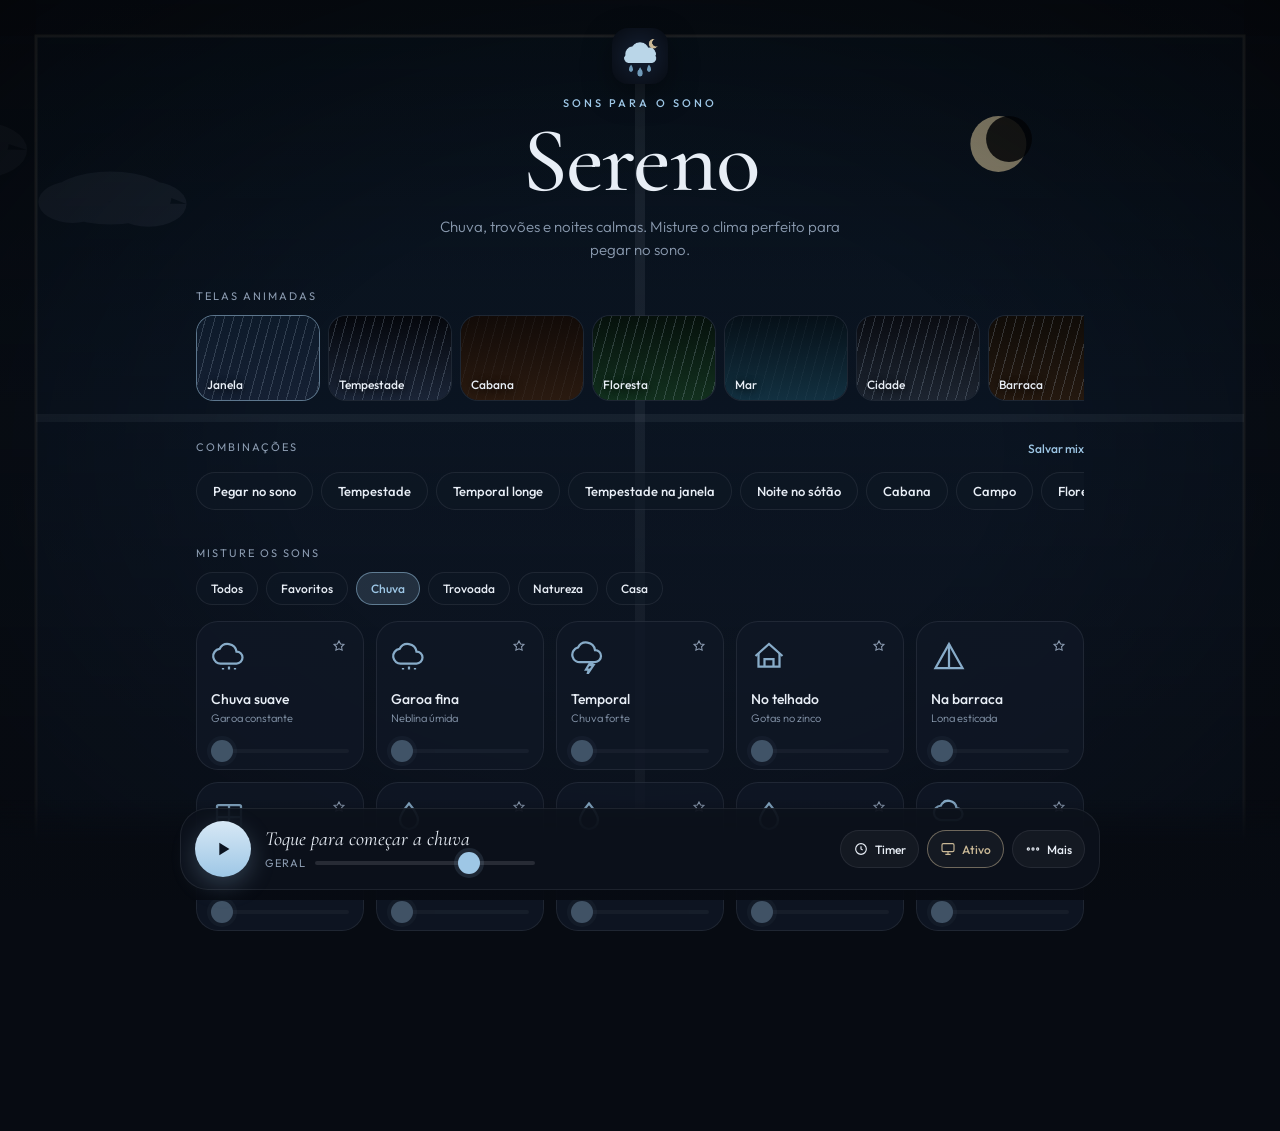
<file: index.html>
<!DOCTYPE html>
<html lang="pt-BR">
<head>
  <meta charset="UTF-8" />
  <meta name="viewport" content="width=device-width, initial-scale=1.0, viewport-fit=cover, maximum-scale=1, user-scalable=no" />
  <meta name="theme-color" content="#070b12" />
  <meta name="color-scheme" content="dark" />
  <meta name="description" content="Sereno — chuva, trovões e noites calmas para pegar no sono." />
  <meta name="application-name" content="Sereno" />
  <meta name="apple-mobile-web-app-capable" content="yes" />
  <meta name="mobile-web-app-capable" content="yes" />
  <meta name="apple-mobile-web-app-status-bar-style" content="black-translucent" />
  <meta name="apple-mobile-web-app-title" content="Sereno" />
  <meta name="format-detection" content="telephone=no" />
  <link rel="manifest" href="manifest.json" />
  <link rel="icon" type="image/png" sizes="32x32" href="assets/icons/icon-48.png" />
  <link rel="icon" type="image/png" sizes="192x192" href="assets/icons/icon-192.png" />
  <link rel="icon" type="image/png" sizes="512x512" href="assets/icons/icon-512.png" />
  <link rel="apple-touch-icon" href="assets/icons/apple-touch-icon.png" />
  <link rel="apple-touch-icon" sizes="180x180" href="assets/icons/apple-touch-icon-180.png" />
  <link rel="apple-touch-startup-image" href="assets/splash-1080x1920.png" />
  <title>Sereno</title>
  <link rel="stylesheet" href="css/style.css" />
</head>
<body>
  <div id="splash">
    <div class="splash-art" aria-hidden="true">
      <div class="splash-glow"></div>
      <div class="splash-stars"></div>
      <div class="splash-moon"></div>
      <div class="splash-cloud splash-cloud-a"></div>
      <div class="splash-cloud splash-cloud-b"></div>
      <div class="splash-rain"></div>
      <div class="splash-flash"></div>
      <div class="splash-window">
        <span class="splash-bar-h"></span>
        <span class="splash-bar-v"></span>
      </div>
      <div class="splash-sill"></div>
    </div>
    <div class="splash-brand">
      <img src="assets/icons/icon-192.png" alt="Sereno" width="72" height="72" />
      <h1>Sereno</h1>
      <p>chuva para dormir</p>
    </div>
  </div>

  <canvas id="rain-canvas"></canvas>
  <div id="lightning"></div>
  <div id="vignette"></div>
  <div id="mist"></div>

  <main id="app">
    <header class="hero">
      <img class="brand-mark" src="assets/icons/icon-192.png" alt="" width="56" height="56" />
      <p class="kicker">sons para o sono</p>
      <h1>Sereno</h1>
      <p class="tagline">Chuva, trovões e noites calmas. Misture o clima perfeito para pegar no sono.</p>
    </header>

    <section class="scenes" aria-label="Cenas">
      <div class="section-label">Telas animadas</div>
      <div class="scene-row" id="scene-row"></div>
    </section>

    <section class="presets" aria-label="Combinações">
      <div class="section-head">
        <div class="section-label">Combinações</div>
        <button class="text-btn" id="save-mix" type="button">Salvar mix</button>
      </div>
      <div class="preset-row" id="preset-row"></div>
    </section>

    <section class="mixer" aria-label="Sons">
      <div class="section-label">Misture os sons</div>
      <div class="group-row" id="group-row"></div>
      <div class="sound-grid" id="sound-grid"></div>
    </section>
  </main>

  <footer class="dock">
    <div class="dock-inner">
      <button class="play-btn" id="play-btn" aria-label="Reproduzir">
        <svg class="icon-play" viewBox="0 0 24 24" fill="currentColor"><path d="M8 5.14v13.72L19 12 8 5.14z"/></svg>
        <svg class="icon-pause" viewBox="0 0 24 24" fill="currentColor"><path d="M6 5h4v14H6V5zm8 0h4v14h-4V5z"/></svg>
      </button>

      <div class="dock-meta">
        <div class="now-playing" id="now-playing">Toque para começar a chuva</div>
        <div class="master-wrap">
          <span class="master-label">Geral</span>
          <input type="range" id="master" min="0" max="100" value="72" />
        </div>
      </div>

      <div class="dock-actions">
        <button class="chip-btn" id="timer-btn" aria-label="Temporizador">
          <svg viewBox="0 0 24 24" fill="none" stroke="currentColor" stroke-width="1.7"><circle cx="12" cy="12" r="8"/><path d="M12 8v4l2.5 1.5"/></svg>
          <span id="timer-label">Timer</span>
        </button>
        <button class="chip-btn" id="bg-btn" aria-label="Segundo plano">
          <svg viewBox="0 0 24 24" fill="none" stroke="currentColor" stroke-width="1.7"><rect x="3" y="4" width="18" height="12" rx="2"/><path d="M8 20h8M12 16v4"/></svg>
          <span id="bg-label">Fundo</span>
        </button>
        <button class="chip-btn" id="more-btn" aria-label="Mais">
          <svg viewBox="0 0 24 24" fill="none" stroke="currentColor" stroke-width="1.7"><circle cx="5" cy="12" r="1.6"/><circle cx="12" cy="12" r="1.6"/><circle cx="19" cy="12" r="1.6"/></svg>
          <span>Mais</span>
        </button>
      </div>
    </div>
  </footer>

  <div class="timer-sheet" id="timer-sheet" hidden>
    <div class="timer-card">
      <div class="sheet-handle"></div>
      <p>Desligar após</p>
      <div class="timer-grid" id="timer-grid"></div>
      <div class="until-row">
        <label for="until-time">Ou até este horário</label>
        <div class="until-controls">
          <input type="time" id="until-time" />
          <button class="timer-opt until-go" id="until-go">Até lá</button>
        </div>
      </div>
      <div class="fade-row">
        <span>Fade final</span>
        <div class="fade-opts" id="fade-opts">
          <button class="mini" data-fade="0">Off</button>
          <button class="mini active" data-fade="60000">1 min</button>
          <button class="mini" data-fade="300000">5 min</button>
          <button class="mini" data-fade="600000">10 min</button>
        </div>
      </div>
      <button class="ghost" id="timer-cancel">Continuar a noite toda</button>
    </div>
  </div>

  <div class="timer-sheet" id="more-sheet" hidden>
    <div class="timer-card more-card">
      <div class="sheet-handle"></div>
      <div class="more-tabs" id="more-tabs">
        <button class="more-tab active" data-tab="night">Noite</button>
        <button class="more-tab" data-tab="tone">Tom</button>
        <button class="more-tab" data-tab="mix">Mix</button>
      </div>

      <div class="tab-pane" id="tab-night">
        <p class="pane-title">Despertar</p>
        <div class="until-controls">
          <input type="time" id="alarm-time" value="07:00" />
          <button class="timer-opt" id="alarm-on">Ligar</button>
        </div>
        <div class="fade-row">
          <span>Subir em</span>
          <div class="fade-opts" id="alarm-fade">
            <button class="mini" data-af="30000">30s</button>
            <button class="mini active" data-af="60000">1 min</button>
            <button class="mini" data-af="180000">3 min</button>
            <button class="mini" data-af="300000">5 min</button>
          </div>
        </div>
        <p class="hint" id="alarm-hint">Desliga a noite e acorda com chuva suave.</p>
        <button class="ghost" id="alarm-off">Cancelar despertar</button>
        <div class="divider"></div>
        <p class="pane-title">Volume da noite</p>
        <div class="fade-row">
          <span>Descer em</span>
          <div class="fade-opts" id="ramp-opts">
            <button class="mini" data-ramp="0">Off</button>
            <button class="mini" data-ramp="30">30 min</button>
            <button class="mini active" data-ramp="60">1 h</button>
            <button class="mini" data-ramp="120">2 h</button>
          </div>
        </div>
        <p class="hint">Baixa sozinho até 40% para não acordar no meio da noite.</p>
        <div class="toggle-row">
          <span>Travar tela ambiente</span>
          <button class="switch" id="lock-btn" aria-pressed="false"></button>
        </div>
        <p class="hint">No modo ambiente, segure 2s para voltar. Evita toques acidentais.</p>
        <div class="toggle-row">
          <span>Modo noite</span>
          <button class="switch" id="dim-btn" aria-pressed="false"></button>
        </div>
      </div>

      <div class="tab-pane" id="tab-tone" hidden>
        <p class="pane-title">Equalizador</p>
        <label class="eq-label">Grave <span id="eq-low-val">0</span></label>
        <input type="range" id="eq-low" min="-8" max="8" value="0" />
        <label class="eq-label">Agudo <span id="eq-high-val">0</span></label>
        <input type="range" id="eq-high" min="-8" max="8" value="0" />
        <div class="divider"></div>
        <p class="pane-title">Espaço</p>
        <label class="eq-label">Estéreo <span id="stereo-val">40%</span></label>
        <input type="range" id="stereo" min="0" max="100" value="40" />
        <p class="hint">Chuva de um lado, trovão mais longe. Use fones.</p>
        <div class="toggle-row">
          <span>Áudio 9D</span>
          <button class="switch" id="nined-btn" aria-pressed="false"></button>
        </div>
        <p class="hint">Envolve a cabeça. Melhor com fones. O som gira devagar à volta.</p>
        <div class="toggle-row">
          <span>Tempestade viva</span>
          <button class="switch" id="living-btn" aria-pressed="false"></button>
        </div>
        <p class="hint">A chuva e os trovões sobem e descem sozinhos.</p>
      </div>

      <div class="tab-pane" id="tab-mix" hidden>
        <p class="pane-title">Partilhar</p>
        <div class="row-btns">
          <button class="timer-opt" id="share-mix">Copiar link</button>
          <button class="timer-opt" id="save-mix-sheet">Salvar mix</button>
        </div>
        <p class="pane-title">Recentes</p>
        <div id="history-list" class="history-list"></div>
        <div class="divider"></div>
        <p class="pane-title">Conta simples</p>
        <p class="hint">Gere um link da conta e abra no outro aparelho. Restaura favoritos, mixes e o tom.</p>
        <div class="until-controls">
          <input type="text" id="sync-code" maxlength="8" autocapitalize="characters" placeholder="ABC123" />
          <button class="timer-opt" id="sync-apply">Usar</button>
        </div>
        <button class="ghost" id="sync-new">Copiar link da conta</button>
        <p class="hint" id="sync-hint"></p>
      </div>
    </div>
  </div>

  <div id="ambient-hit"></div>
  <div id="wake-banner" hidden>
    <p>Hora de acordar</p>
    <button id="wake-ok">Estou acordado</button>
  </div>
  <button id="install-btn" hidden>Instalar Sereno</button>
  <audio id="keepalive" loop playsinline></audio>

  <script src="js/audio.js"></script>
  <script src="js/visual.js"></script>
  <script src="js/app.js"></script>
</body>
</html>
</file>
<file: css/style.css>
@font-face {
  font-family: Outfit;
  font-style: normal;
  font-weight: 300;
  font-display: swap;
  src: url("../assets/fonts/outfit-300.ttf") format("truetype");
}
@font-face {
  font-family: Outfit;
  font-style: normal;
  font-weight: 400;
  font-display: swap;
  src: url("../assets/fonts/outfit-400.ttf") format("truetype");
}
@font-face {
  font-family: Outfit;
  font-style: normal;
  font-weight: 500;
  font-display: swap;
  src: url("../assets/fonts/outfit-500.ttf") format("truetype");
}
@font-face {
  font-family: "Cormorant Garamond";
  font-style: normal;
  font-weight: 500;
  font-display: swap;
  src: url("../assets/fonts/cormorant-500.ttf") format("truetype");
}
@font-face {
  font-family: "Cormorant Garamond";
  font-style: italic;
  font-weight: 400;
  font-display: swap;
  src: url("../assets/fonts/cormorant-italic.ttf") format("truetype");
}

:root {
  --bg: #070b12;
  --ink: #e8eef6;
  --muted: #8b9bb0;
  --glass: rgba(16, 24, 38, 0.55);
  --line: rgba(232, 238, 246, 0.08);
  --accent: #9ec7e6;
  --accent-2: #c9b896;
  --rain: #7aa8c9;
  --safe-t: env(safe-area-inset-top, 0px);
  --safe-b: env(safe-area-inset-bottom, 0px);
}

* { box-sizing: border-box; margin: 0; padding: 0; -webkit-tap-highlight-color: transparent; }
html, body { height: 100%; }
html { background: var(--bg); }
body {
  font-family: Outfit, system-ui, sans-serif;
  color: var(--ink);
  background: radial-gradient(1200px 700px at 50% -10%, #152033 0%, var(--bg) 58%);
  overflow-x: hidden;
  min-height: 100%;
  min-height: 100dvh;
  -webkit-font-smoothing: antialiased;
  overscroll-behavior: none;
  touch-action: manipulation;
}

#splash {
  position: fixed; inset: 0; z-index: 80;
  background: radial-gradient(900px 520px at 70% 18%, #1a283c 0%, #070b12 62%);
  display: grid; place-items: end center;
  overflow: hidden;
  transition: opacity .7s ease, transform .7s ease;
}
#splash.hide { opacity: 0; pointer-events: none; transform: scale(1.03); }
#splash.hide * { animation: none !important; }
.splash-art { position: absolute; inset: 0; pointer-events: none; }
.splash-glow {
  position: absolute; width: 320px; height: 320px; right: 8%; top: 4%;
  background: radial-gradient(circle, rgba(196,216,240,.28), transparent 70%);
  filter: blur(6px);
}
.splash-moon {
  position: absolute; width: 78px; height: 78px; border-radius: 50%;
  right: 16%; top: 11%;
  background: radial-gradient(circle at 32% 32%, #f7f3e8, #c5d0e2 70%, #9aa9bf);
  box-shadow: 0 0 48px rgba(220,232,248,.4);
}
.splash-moon::after {
  content: ""; position: absolute; width: 18px; height: 18px; border-radius: 50%;
  top: 22px; left: 28px; background: rgba(150,164,184,.28);
}
.splash-stars {
  position: absolute; inset: 0;
  background-image:
    radial-gradient(1.2px 1.2px at 12% 22%, #fff, transparent),
    radial-gradient(1px 1px at 28% 14%, #fff, transparent),
    radial-gradient(1.4px 1.4px at 46% 9%, #fff, transparent),
    radial-gradient(1px 1px at 63% 20%, #fff, transparent),
    radial-gradient(1.2px 1.2px at 81% 8%, #fff, transparent),
    radial-gradient(1px 1px at 88% 28%, #fff, transparent),
    radial-gradient(1px 1px at 18% 38%, #fff, transparent),
    radial-gradient(1.3px 1.3px at 72% 36%, #fff, transparent);
  opacity: .7; animation: splash-twinkle 3.2s ease-in-out infinite;
}
.splash-cloud {
  position: absolute; height: 28px; border-radius: 40px;
  background: rgba(150,170,196,.18);
  filter: blur(1px);
}
.splash-cloud-a { width: 160px; top: 16%; left: 8%; animation: splash-drift 9s ease-in-out infinite; }
.splash-cloud-b { width: 110px; top: 22%; right: 28%; opacity: .7; animation: splash-drift 11s ease-in-out infinite reverse; }
.splash-rain {
  position: absolute; inset: -20% 0 20%;
  background: repeating-linear-gradient(108deg, transparent 0 11px, rgba(200,220,240,.16) 11px 12px);
  animation: splash-rain 0.9s linear infinite;
  mask-image: linear-gradient(180deg, transparent, #000 22%, #000 72%, transparent);
}
.splash-flash {
  position: absolute; inset: 0;
  background: rgba(220,232,248,.18);
  opacity: 0; animation: splash-bolt 4.2s ease-in-out infinite;
}
.splash-window {
  position: absolute; left: 50%; top: 38%;
  width: min(260px, 68vw); height: min(300px, 42vh);
  transform: translate(-50%, -50%);
  border: 9px solid #1a140f;
  border-radius: 6px;
  box-shadow: 0 24px 60px rgba(0,0,0,.45), inset 0 0 50px rgba(8,14,24,.28);
  background: linear-gradient(180deg, rgba(12,22,36,.08), rgba(7,11,18,.2));
}
.splash-bar-h, .splash-bar-v {
  position: absolute; background: #1a140f;
}
.splash-bar-h { left: 0; right: 0; top: 50%; height: 8px; transform: translateY(-50%); }
.splash-bar-v { top: 0; bottom: 0; left: 50%; width: 8px; transform: translateX(-50%); }
.splash-sill {
  position: absolute; left: 50%; top: calc(38% + min(150px, 21vh));
  width: min(300px, 78vw); height: 14px;
  transform: translate(-50%, -50%);
  background: #241910; border-radius: 3px;
  box-shadow: 0 10px 24px rgba(0,0,0,.35);
}
.splash-brand {
  position: relative; z-index: 2;
  text-align: center; padding-bottom: 12vh;
  animation: splash-rise .8s ease both;
}
.splash-brand img {
  border-radius: 18px; margin-bottom: 10px;
  box-shadow: 0 12px 32px rgba(0,0,0,.4);
}
#splash h1 {
  font-family: "Cormorant Garamond", serif;
  font-weight: 500; font-size: 44px; letter-spacing: -.02em;
}
#splash p { color: var(--muted); letter-spacing: .22em; text-transform: uppercase; font-size: 11px; }
@keyframes splash-rain {
  from { transform: translateY(-18px); }
  to { transform: translateY(18px); }
}
@keyframes splash-drift {
  from { transform: translateX(0); }
  50% { transform: translateX(18px); }
  to { transform: translateX(0); }
}
@keyframes splash-twinkle {
  0%, 100% { opacity: .55; }
  50% { opacity: .9; }
}
@keyframes splash-bolt {
  0%, 78%, 86%, 100% { opacity: 0; }
  80% { opacity: .55; }
  83% { opacity: .08; }
}
@keyframes splash-rise {
  from { opacity: 0; transform: translateY(12px); }
  to { opacity: 1; transform: none; }
}

#rain-canvas {
  position: fixed; inset: 0; width: 100%; height: 100%;
  z-index: 0; pointer-events: none;
}
#lightning {
  position: fixed; inset: 0; z-index: 1; pointer-events: none;
  background: #dce8f5; opacity: 0; mix-blend-mode: screen;
}
#vignette {
  position: fixed; inset: 0; z-index: 2; pointer-events: none;
  background: radial-gradient(ellipse at center, transparent 40%, rgba(0,0,0,.55) 100%);
}
#mist {
  position: fixed; inset: 0; z-index: 2; pointer-events: none;
  background: linear-gradient(180deg, rgba(10,16,28,.2), rgba(7,11,18,.55) 80%);
}

#app {
  position: relative; z-index: 3;
  max-width: 920px; margin: 0 auto;
  padding: calc(28px + var(--safe-t)) 16px 200px;
}

.hero { text-align: center; margin-bottom: 28px; }
.brand-mark {
  width: 56px; height: 56px; border-radius: 16px;
  margin: 0 auto 12px; display: block;
  box-shadow: 0 10px 30px rgba(0,0,0,.35);
}
.kicker {
  letter-spacing: .28em; text-transform: uppercase;
  font-size: 11px; color: var(--accent); font-weight: 500;
}
.hero h1 {
  font-family: "Cormorant Garamond", serif;
  font-weight: 500; font-size: clamp(56px, 12vw, 92px);
  line-height: .9; margin: 10px 0 12px;
  letter-spacing: -.02em;
}
.tagline {
  color: var(--muted); max-width: 420px; margin: 0 auto;
  font-weight: 300; line-height: 1.55; font-size: 15px;
}

.section-label {
  font-size: 11px; letter-spacing: .18em; text-transform: uppercase;
  color: var(--muted); margin-bottom: 12px;
}
.section-head {
  display: flex; align-items: center; justify-content: space-between;
  margin-bottom: 4px;
}
.section-head .section-label { margin-bottom: 12px; }
.text-btn {
  background: none; border: 0; color: var(--accent);
  font: 500 12px Outfit, sans-serif; cursor: pointer;
  padding: 4px 0 12px;
}
.group-row {
  display: flex; gap: 8px; overflow-x: auto;
  scrollbar-width: none; margin-bottom: 14px;
  padding-bottom: 2px;
}
.group-row::-webkit-scrollbar { display: none; }
.group-chip {
  flex: 0 0 auto; border: 1px solid var(--line);
  background: var(--glass); color: var(--ink);
  border-radius: 999px; padding: 8px 14px;
  font: 500 12px Outfit, sans-serif; cursor: pointer;
}
.group-chip.active {
  background: rgba(158,199,230,.16);
  border-color: rgba(158,199,230,.5);
  color: var(--accent);
}
.empty-fav {
  color: var(--muted); font-size: 13px; padding: 18px 4px 8px;
  grid-column: 1 / -1;
}
.sound .fav {
  position: absolute; top: 10px; right: 10px;
  width: 28px; height: 28px; border: 0; background: none;
  color: var(--muted); cursor: pointer; display: grid; place-items: center;
  padding: 0;
}
.sound .fav svg { width: 16px; height: 16px; }
.sound .fav.on { color: var(--accent-2); }
.preset.custom { border-style: dashed; }

.preset-row, .scene-row {
  display: flex; gap: 8px; overflow-x: auto; padding-bottom: 8px;
  scrollbar-width: none; margin-bottom: 28px;
}
.preset-row::-webkit-scrollbar, .scene-row::-webkit-scrollbar { display: none; }

.scene-card {
  flex: 0 0 auto; width: 124px; height: 86px;
  border: 1px solid var(--line); border-radius: 18px;
  background: var(--glass); color: var(--ink);
  position: relative; overflow: hidden; cursor: pointer;
  font: 500 12px Outfit, sans-serif; text-align: left;
  padding: 0;
}
.scene-card span {
  position: absolute; left: 10px; bottom: 8px; z-index: 2;
  text-shadow: 0 1px 8px #000;
}
.scene-card .mini-scene {
  position: absolute; inset: 0;
}
.scene-card.active { border-color: rgba(158,199,230,.55); }
.sc-window { background: linear-gradient(#0d1a2a, #152033); }
.sc-storm { background: linear-gradient(#05070c, #1a2436); }
.sc-cabin { background: linear-gradient(#120b08, #2a1a10); }
.sc-forest { background: linear-gradient(#06110c, #12301e); }
.sc-ocean { background: linear-gradient(#061018, #123040); }
.sc-street { background: linear-gradient(#0a0c12, #1c2430); }
.sc-tent { background: linear-gradient(#100c08, #24180f); }
.sc-snow { background: linear-gradient(#0b121c, #243044); }
.mini-scene::after {
  content: ""; position: absolute; inset: -40% 0 0;
  background: repeating-linear-gradient(105deg, transparent 0 8px, rgba(200,220,240,.18) 8px 9px);
  animation: rain-tilt 1.1s linear infinite;
  pointer-events: none;
}
.sc-snow::after {
  background-image: radial-gradient(circle, rgba(255,255,255,.7) 1px, transparent 1.5px);
  background-size: 12px 16px;
  animation: snow-fall 2.4s linear infinite;
}
.sc-cabin::after { opacity: .25; }
.sc-ocean::after { opacity: .2; }
@keyframes rain-tilt {
  from { transform: translateY(-12px); }
  to { transform: translateY(16px); }
}
@keyframes snow-fall {
  from { transform: translateY(-10px); }
  to { transform: translateY(18px); }
}

.preset {
  flex: 0 0 auto; border: 1px solid var(--line);
  background: var(--glass); color: var(--ink);
  border-radius: 999px; padding: 10px 16px;
  font: 500 13px Outfit, sans-serif;
  cursor: pointer;
  transition: background .25s, border-color .25s, transform .2s;
  white-space: nowrap;
}
.preset:hover { border-color: rgba(158,199,230,.35); }
.preset.active {
  background: rgba(158,199,230,.16);
  border-color: rgba(158,199,230,.5);
  color: var(--accent);
}
.preset:active { transform: scale(.97); }

.sound-grid {
  display: grid;
  grid-template-columns: repeat(auto-fill, minmax(150px, 1fr));
  gap: 12px;
}

.sound {
  position: relative;
  background: rgba(16, 24, 38, 0.78);
  border: 1px solid var(--line);
  border-radius: 22px;
  padding: 16px 14px 12px;
  cursor: pointer;
  transition: border-color .25s, background .25s, transform .2s;
  user-select: none;
  -webkit-user-select: none;
}
.sound:hover { border-color: rgba(158,199,230,.28); }
.sound.on {
  background: rgba(122,168,201,.12);
  border-color: rgba(158,199,230,.42);
}
.sound:active { transform: scale(.985); }

.sound-icon {
  width: 36px; height: 36px; margin-bottom: 12px;
  color: var(--accent); opacity: .85;
}
.sound.on .sound-icon { opacity: 1; color: #cfe4f4; }
.sound h3 {
  font-size: 14px; font-weight: 500; margin-bottom: 3px;
}
.sound p {
  font-size: 11px; color: var(--muted); margin-bottom: 12px;
  font-weight: 300;
}
.sound input[type=range] {
  width: 100%;
  opacity: .35;
  pointer-events: none;
}
.sound.on input[type=range] {
  opacity: 1;
  pointer-events: auto;
}

input[type=range] {
  -webkit-appearance: none; appearance: none;
  height: 4px; background: rgba(232,238,246,.12);
  border-radius: 99px; outline: none;
}
input[type=range]::-webkit-slider-thumb {
  -webkit-appearance: none; width: 22px; height: 22px;
  border-radius: 50%; background: var(--accent);
  border: 0; cursor: pointer; box-shadow: 0 0 0 4px rgba(158,199,230,.12);
}
input[type=range]::-moz-range-thumb {
  width: 22px; height: 22px; border-radius: 50%;
  background: var(--accent); border: 0;
}

.dock {
  position: fixed; left: 0; right: 0; bottom: 0; z-index: 10;
  padding: 8px 12px calc(10px + var(--safe-b));
  background: linear-gradient(180deg, transparent, rgba(7,11,18,.96) 38%);
}
.dock-inner {
  max-width: 920px; margin: 0 auto;
  display: grid; grid-template-columns: auto 1fr auto;
  gap: 14px; align-items: center;
  background: rgba(12,18,28,.92);
  border: 1px solid var(--line);
  border-radius: 28px;
  padding: 12px 14px;
}

.play-btn {
  width: 56px; height: 56px; border-radius: 50%;
  border: 0; cursor: pointer;
  background: linear-gradient(180deg, #d7e8f5, #9ec7e6);
  color: #0b1420;
  display: grid; place-items: center;
  box-shadow: 0 8px 24px rgba(158,199,230,.25);
  transition: transform .15s;
}
.play-btn:active { transform: scale(.96); }
.play-btn svg { width: 22px; height: 22px; }
.play-btn .icon-pause { display: none; }
.play-btn.playing .icon-play { display: none; }
.play-btn.playing .icon-pause { display: block; }

.now-playing {
  font-family: "Cormorant Garamond", serif;
  font-size: 20px; font-style: italic; line-height: 1.1;
  margin-bottom: 6px;
}
.master-wrap { display: flex; align-items: center; gap: 10px; }
.master-label { font-size: 11px; color: var(--muted); letter-spacing: .08em; text-transform: uppercase; }
#master { flex: 1; max-width: 220px; }

.dock-actions { display: flex; gap: 8px; }
.chip-btn {
  display: flex; align-items: center; gap: 6px;
  background: rgba(255,255,255,.04);
  border: 1px solid var(--line); color: var(--ink);
  border-radius: 999px; padding: 10px 12px;
  font: 500 12px Outfit, sans-serif; cursor: pointer;
}
.chip-btn svg { width: 16px; height: 16px; }
.chip-btn.active {
  border-color: rgba(201,184,150,.5);
  color: var(--accent-2);
}

.timer-sheet {
  position: fixed; inset: 0; z-index: 20;
  background: rgba(4,7,12,.62);
  display: grid; place-items: end center;
  padding: 16px 16px calc(24px + var(--safe-b));
  opacity: 0; pointer-events: none;
  transition: opacity .28s ease;
}
.timer-sheet[hidden] { display: none; }
.timer-sheet.open { opacity: 1; pointer-events: auto; }
.timer-sheet .timer-card {
  transform: translateY(28px);
  transition: transform .34s cubic-bezier(.22, 1, .36, 1);
}
.timer-sheet.open .timer-card { transform: translateY(0); }
.sheet-handle {
  width: 40px; height: 4px; border-radius: 99px;
  background: rgba(255,255,255,.16); margin: 0 auto 14px;
}
.timer-card {
  width: min(440px, 100%);
  background: #121a27;
  border: 1px solid var(--line);
  border-radius: 28px 28px 18px 18px;
  padding: 12px 22px 18px;
}
#install-btn {
  position: fixed; top: calc(12px + var(--safe-t)); right: 12px; z-index: 15;
  background: rgba(158,199,230,.16); color: var(--accent);
  border: 1px solid rgba(158,199,230,.4);
  border-radius: 999px; padding: 8px 12px;
  font: 500 12px Outfit, sans-serif; cursor: pointer;
}
.timer-card p {
  font-family: "Cormorant Garamond", serif;
  font-size: 28px; margin-bottom: 16px;
}
.timer-grid {
  display: grid; grid-template-columns: repeat(3, 1fr); gap: 8px;
  margin-bottom: 12px;
}
.timer-opt {
  background: rgba(255,255,255,.04);
  border: 1px solid var(--line); color: var(--ink);
  border-radius: 16px; padding: 14px 8px;
  font: 500 14px Outfit, sans-serif; cursor: pointer;
}
.timer-opt:hover, .timer-opt.active {
  border-color: rgba(158,199,230,.5);
  background: rgba(158,199,230,.12);
}
.ghost {
  width: 100%; background: none; border: 0; color: var(--muted);
  padding: 10px; cursor: pointer; font: 400 13px Outfit, sans-serif;
}

.until-row {
  margin: 8px 0 14px;
}
.until-row label {
  display: block; font-size: 11px; letter-spacing: .12em;
  text-transform: uppercase; color: var(--muted); margin-bottom: 8px;
}
.until-controls { display: flex; gap: 8px; }
.until-controls input[type=time] {
  flex: 1; background: rgba(255,255,255,.04);
  border: 1px solid var(--line); color: var(--ink);
  border-radius: 16px; padding: 12px 14px;
  font: 500 16px Outfit, sans-serif;
  color-scheme: dark;
}
.until-go { flex: 0 0 auto; padding: 12px 16px; }
.fade-row {
  display: flex; align-items: center; justify-content: space-between;
  gap: 10px; margin-bottom: 10px;
  font-size: 12px; color: var(--muted);
}
.fade-opts { display: flex; gap: 6px; }
.mini {
  background: rgba(255,255,255,.04);
  border: 1px solid var(--line); color: var(--ink);
  border-radius: 999px; padding: 6px 10px;
  font: 500 11px Outfit, sans-serif; cursor: pointer;
}
.mini.active {
  border-color: rgba(158,199,230,.5);
  background: rgba(158,199,230,.12);
  color: var(--accent);
}

.toast {
  position: fixed; left: 50%; bottom: 118px; transform: translateX(-50%);
  z-index: 30; background: #121a27; border: 1px solid var(--line);
  color: var(--ink); border-radius: 999px; padding: 10px 16px;
  font: 400 13px Outfit, sans-serif; white-space: nowrap;
  opacity: 0; pointer-events: none; transition: opacity .3s;
}
.toast.show { opacity: 1; }

body.dim #app { opacity: .08; transition: opacity .8s; }
body.dim .dock { opacity: .35; }
body.dim:hover #app, body.dim:hover .dock { opacity: 1; }

#ambient-hit {
  display: none;
  position: fixed; inset: 0; z-index: 12;
}
body.ambient #app,
body.ambient .dock,
body.ambient #install-btn,
body.ambient .timer-sheet,
body.ambient #more-sheet { opacity: 0; pointer-events: none; transition: opacity .9s; }
body.ambient #ambient-hit { display: block; }
body.ambient.locked #ambient-hit { cursor: none; }

.more-card { max-height: min(78vh, 640px); overflow-y: auto; }
.more-tabs {
  display: grid; grid-template-columns: 1fr 1fr 1fr; gap: 6px;
  margin-bottom: 16px;
}
.more-tab {
  background: rgba(255,255,255,.04);
  border: 1px solid var(--line); color: var(--muted);
  border-radius: 999px; padding: 10px 8px;
  font: 500 13px Outfit, sans-serif; cursor: pointer;
}
.more-tab.active {
  color: var(--accent);
  border-color: rgba(158,199,230,.5);
  background: rgba(158,199,230,.12);
}
.tab-pane:not([hidden]) { animation: pane-in .3s ease; }
@keyframes pane-in {
  from { opacity: 0; transform: translateY(10px); }
  to { opacity: 1; transform: none; }
}
.pane-title {
  font-family: "Cormorant Garamond", serif;
  font-size: 22px !important; margin: 4px 0 10px !important;
}
.hint { font-size: 12px; color: var(--muted); line-height: 1.45; margin: 6px 0 12px; }
.divider { height: 1px; background: var(--line); margin: 14px 0; }
.eq-label {
  display: flex; justify-content: space-between;
  font-size: 12px; color: var(--muted); margin: 8px 0 6px;
}
#eq-low, #eq-high, #stereo { width: 100%; margin-bottom: 8px; }
.toggle-row {
  display: flex; align-items: center; justify-content: space-between;
  gap: 12px; margin: 12px 0 4px; font-size: 14px;
}
.switch {
  width: 46px; height: 28px; border-radius: 999px;
  border: 1px solid var(--line); background: rgba(255,255,255,.06);
  position: relative; cursor: pointer; flex: 0 0 auto; padding: 0;
}
.switch::after {
  content: ""; position: absolute; top: 3px; left: 3px;
  width: 20px; height: 20px; border-radius: 50%;
  background: var(--muted); transition: transform .2s, background .2s;
}
.switch[aria-pressed="true"] { background: rgba(158,199,230,.25); border-color: rgba(158,199,230,.5); }
.switch[aria-pressed="true"]::after { transform: translateX(18px); background: var(--accent); }
.row-btns { display: grid; grid-template-columns: 1fr 1fr; gap: 8px; margin-bottom: 14px; }
.history-list { display: flex; flex-direction: column; gap: 6px; margin-bottom: 8px; }
.hist-item {
  display: flex; align-items: center; justify-content: space-between;
  background: rgba(255,255,255,.04); border: 1px solid var(--line);
  border-radius: 14px; padding: 10px 12px; color: var(--ink);
  font: 500 13px Outfit, sans-serif; cursor: pointer; text-align: left; width: 100%;
}
.hist-item small { color: var(--muted); font-weight: 400; }
#sync-code {
  flex: 1; background: rgba(255,255,255,.04);
  border: 1px solid var(--line); color: var(--ink);
  border-radius: 16px; padding: 12px 14px;
  font: 500 16px Outfit, sans-serif; letter-spacing: .12em; text-transform: uppercase;
}
#wake-banner {
  position: fixed; left: 12px; right: 12px; bottom: calc(18px + var(--safe-b));
  z-index: 40; background: #121a27; border: 1px solid var(--line);
  border-radius: 22px; padding: 16px; text-align: center;
}
#wake-banner[hidden] { display: none; }
#wake-banner p {
  font-family: "Cormorant Garamond", serif; font-size: 26px; margin-bottom: 12px;
}
#wake-ok {
  width: 100%; border: 0; border-radius: 16px; padding: 14px;
  background: linear-gradient(180deg, #d7e8f5, #9ec7e6);
  color: #0b1420; font: 600 15px Outfit, sans-serif; cursor: pointer;
}
#more-btn.active { border-color: rgba(158,199,230,.5); color: var(--accent); }

@media (max-width: 640px) {
  .dock-inner {
    display: flex; flex-direction: column; align-items: center;
    gap: 10px; padding: 14px 14px 12px; border-radius: 28px;
  }
  .dock-meta { order: 1; width: 100%; text-align: center; }
  .play-btn { order: 2; width: 68px; height: 68px; }
  .play-btn svg { width: 26px; height: 26px; }
  .dock-actions { order: 3; width: 100%; justify-content: space-between; }
  .chip-btn { flex: 1; justify-content: center; min-height: 44px; }
  .chip-btn span { font-size: 11px; }
  .now-playing { font-size: 22px; margin-bottom: 8px; }
  .master-wrap { justify-content: center; width: 100%; }
  #master { max-width: none; }
  .sound-grid { grid-template-columns: repeat(2, 1fr); gap: 10px; }
  .hero h1 { font-size: 64px; }
  .timer-grid { grid-template-columns: repeat(3, 1fr); }
  .toast { bottom: 210px; max-width: calc(100% - 32px); white-space: normal; text-align: center; }
  .fade-row { flex-direction: column; align-items: flex-start; }
  #app { padding-bottom: 250px; }
}
</file>
